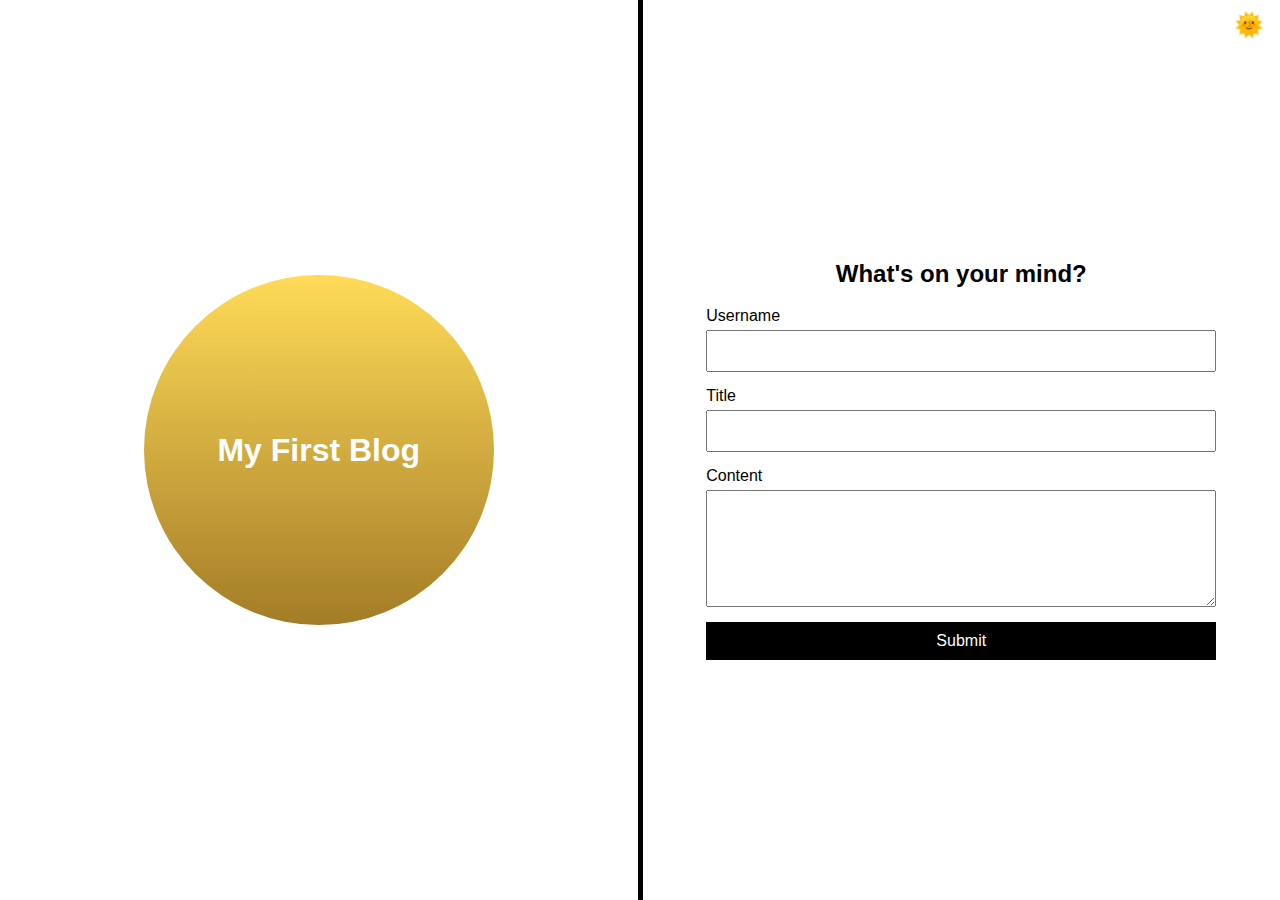
<file: index.html>
<!DOCTYPE html>
<html lang="en">
<head>
  <meta charset="UTF-8">
  <meta name="viewport" content="width=device-width, initial-scale=1.0">
  <title>My First Blog</title>
  <link rel="stylesheet" href="assets/css/form.css">
  <link rel="stylesheet" href="assets/css/styles.css">
</head>
<body>
  <button id="toggleDarkMode" class="dark-mode-toggle">🌞</button>

  <div class="container">
    <!-- Left... side... Giant yellow ball seen in preview -->
    <div class="left-side">
      <div class="circle">
        My First Blog
      </div>
    </div>

    <!-- Form on the right --> 
    <div class="right-side">
      <form id="blogForm">
        <h2 class="form-header">What's on your mind?</h2>
        <label for="username">Username</label>
        <input type="text" id="username" name="username" class="form" required>

        <label for="title">Title</label>
        <input type="text" id="title" name="title" class="form" required>

        <label for="content">Content</label>
        <textarea id="content" name="content" rows="5" class="form" required></textarea>

        <button type="submit">Submit</button>
      </form>
    </div>
  </div>
  
  <script src="assets/js/form.js"></script>
  <script src="assets/js/logic.js"></script>
</body>
</html>
</file>
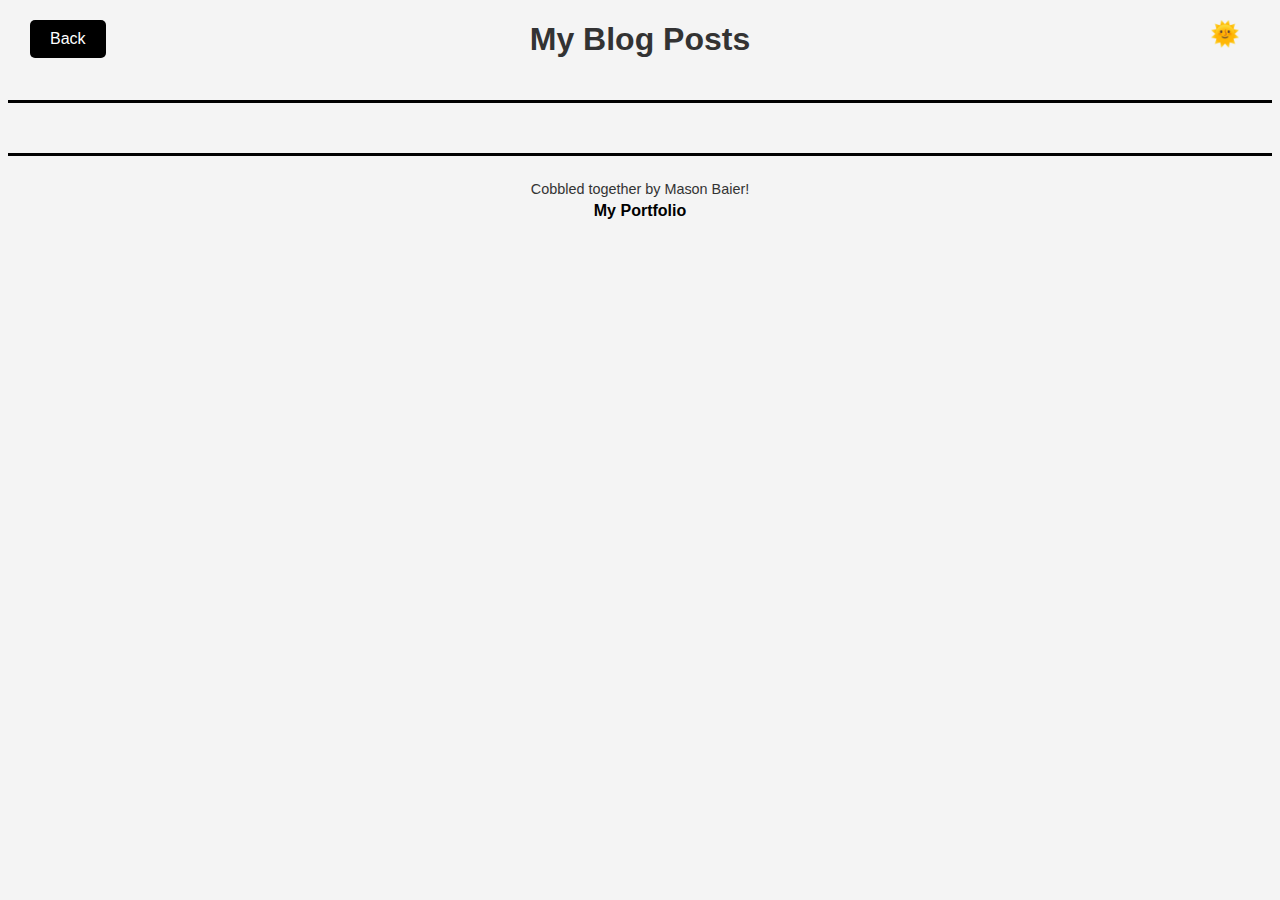
<file: blog.html>
<!DOCTYPE html>
<html lang="en">
<head>
  <meta charset="UTF-8">
  <meta name="viewport" content="width=device-width, initial-scale=1.0">
  <title>My Blog - Posts</title>
  <link rel="stylesheet" href="assets/css/blog.css">
  <link rel="stylesheet" href="assets/css/styles.css">
</head>
<body>
  <!-- Dark Mode Toggle Button -->
  <button id="toggleDarkMode" class="dark-mode-toggle">🌞</button>

  <header>
    <h1>My Blog Posts</h1>
    <button id="backButton">Back</button>
  </header>

  <main id="postsContainer"></main>

  <footer>
    <p>Cobbled together by Mason Baier!</p>
    <a href="https://your-portfolio.com">My Portfolio</a>
  </footer>

  <script src="assets/js/blog.js"></script>
  <script src="assets/js/logic.js"></script>
</body>
</html>
</file>
<file: assets/css/form.css>
body {
    margin: 0;
}

.container {
    display: flex;
    height: 100vh
}

.form-header {
    align-self: center;
}

.left-side {
    flex: 1;
    display: flex;
    justify-content: center;
    align-items: center;
    border-right: 5px solid black;
}

.circle {
    width: 350px;
    height: 350px;
    border-radius: 50%;
    background: linear-gradient(to bottom, #ffdb58, #a37c27);
    display: flex;
    justify-content: center;
    align-items: center;
    text-align: center;
    font-size: 2rem;
    color: white;
    font-weight: bold;
}

.right-side {
    flex: 1;
    display: flex;
    justify-content: center;
    align-items: center;
}

form {
    display: flex;
    flex-direction: column;
    width: 80%;
    padding: 10%;
}

form label {
    font-size: 1rem;
    margin-bottom: 5px;
}

form input,
form textarea {
    margin-bottom: 15px;
    padding: 10px;
    font-size: 1rem;
}

form button {
    background-color: black;
    color: white;
    border: none;
    padding: 10px;
    font-size: 1rem;
    cursor: pointer;
}

body.dark-mode form button {
    background-color: rgb(83, 83, 83);
}

body.dark-mode .circle {
    background: linear-gradient(to bottom, #6b6b6b, #2e2e2e);
}

body.dark-mode .left-side {
    background-color: #121212;
    color: white;
    border-right: 5px solid #676767;
}

body.dark-mode .right-side {
    background-color: #121212;
    color: white;
}

body.dark-mode .form {
    background: gray;
}
</file>
<file: assets/css/styles.css>
body {
    font-family: Arial, sans-serif;
}

body.dark-mode {
    background-color: #121212;
    color: #ffffff;
}

.dark-mode-toggle {
    position: absolute;
    top: 10px;
    right: 10px;
    background-color: transparent;
    border: none;
    font-size: 1.5rem;
    cursor: pointer;
    z-index: 100;
}

body.dark-mode {
    background-color: #121212;
    color: white;
}
</file>
<file: assets/css/blog.css>
body {
    font-family: Arial, sans-serif;
    background-color: #f4f4f4;
    color: #333;
}

.container {
    max-width: 900px;
    margin: 0 auto;
    padding: 20px;
}

header {
    text-align: center;
    border-bottom: 3px solid black;
    padding-bottom: 20px;
    margin-bottom: 30px;
}

body.dark-mode header {
    border-bottom: 3px solid #676767;
}

header h1 {
    font-size: 2rem;
    color: #333;
}

button {
    padding: 10px 20px;
    font-size: 1rem;
    background-color: black;
    color: white;
    border: none;
    cursor: pointer;
    border-radius: 5px;
    margin: 0 10px;
    transition: background-color 0.3s ease;
}

button:hover {
    background-color: #555;
}

#backButton {
    position: absolute;
    top: 20px;
    left: 20px;
}


/* Post Styles */
.post {
    background-color: white;
    border: 2px solid black;
    padding: 5px;
    margin-bottom: 20px;
    border-radius: 5px;
}

body.dark-mode .post {
    background-color: gray;
}

.post h2 {
    font-size: 1.2rem;
    margin-left: 0.3rem;
    color: black;
    margin-block-start: 0;
    border-bottom: 2px solid black; /* Creates the line underneath the title */
}

.post p {
    font-size: 1rem;
    color: #555;
    margin-bottom: 15px;
    font-style: italic;
    margin-left: 0.7rem;
    font-weight: bold;
}

body.dark-mode .post p {
    color: rgb(44, 44, 44)
}

.post small {
    color: gray;
}

body.dark-mode .post small {
    color: rgb(41, 41, 41);
}

footer {
    text-align: center;
    margin-top: 50px;
    padding-top: 20px;
    border-top: 3px solid black;
}

body.dark-mode footer {
    border-top: 3px solid #676767
}

footer p {
    margin: 5px 0;
    font-size: 0.9rem;
}

footer a {
    text-decoration: none;
    color: black;
    font-weight: bold;
}

body.dark-mode footer a {
    color: gray
}

footer a:hover {
    text-decoration: underline;
}
</file>
